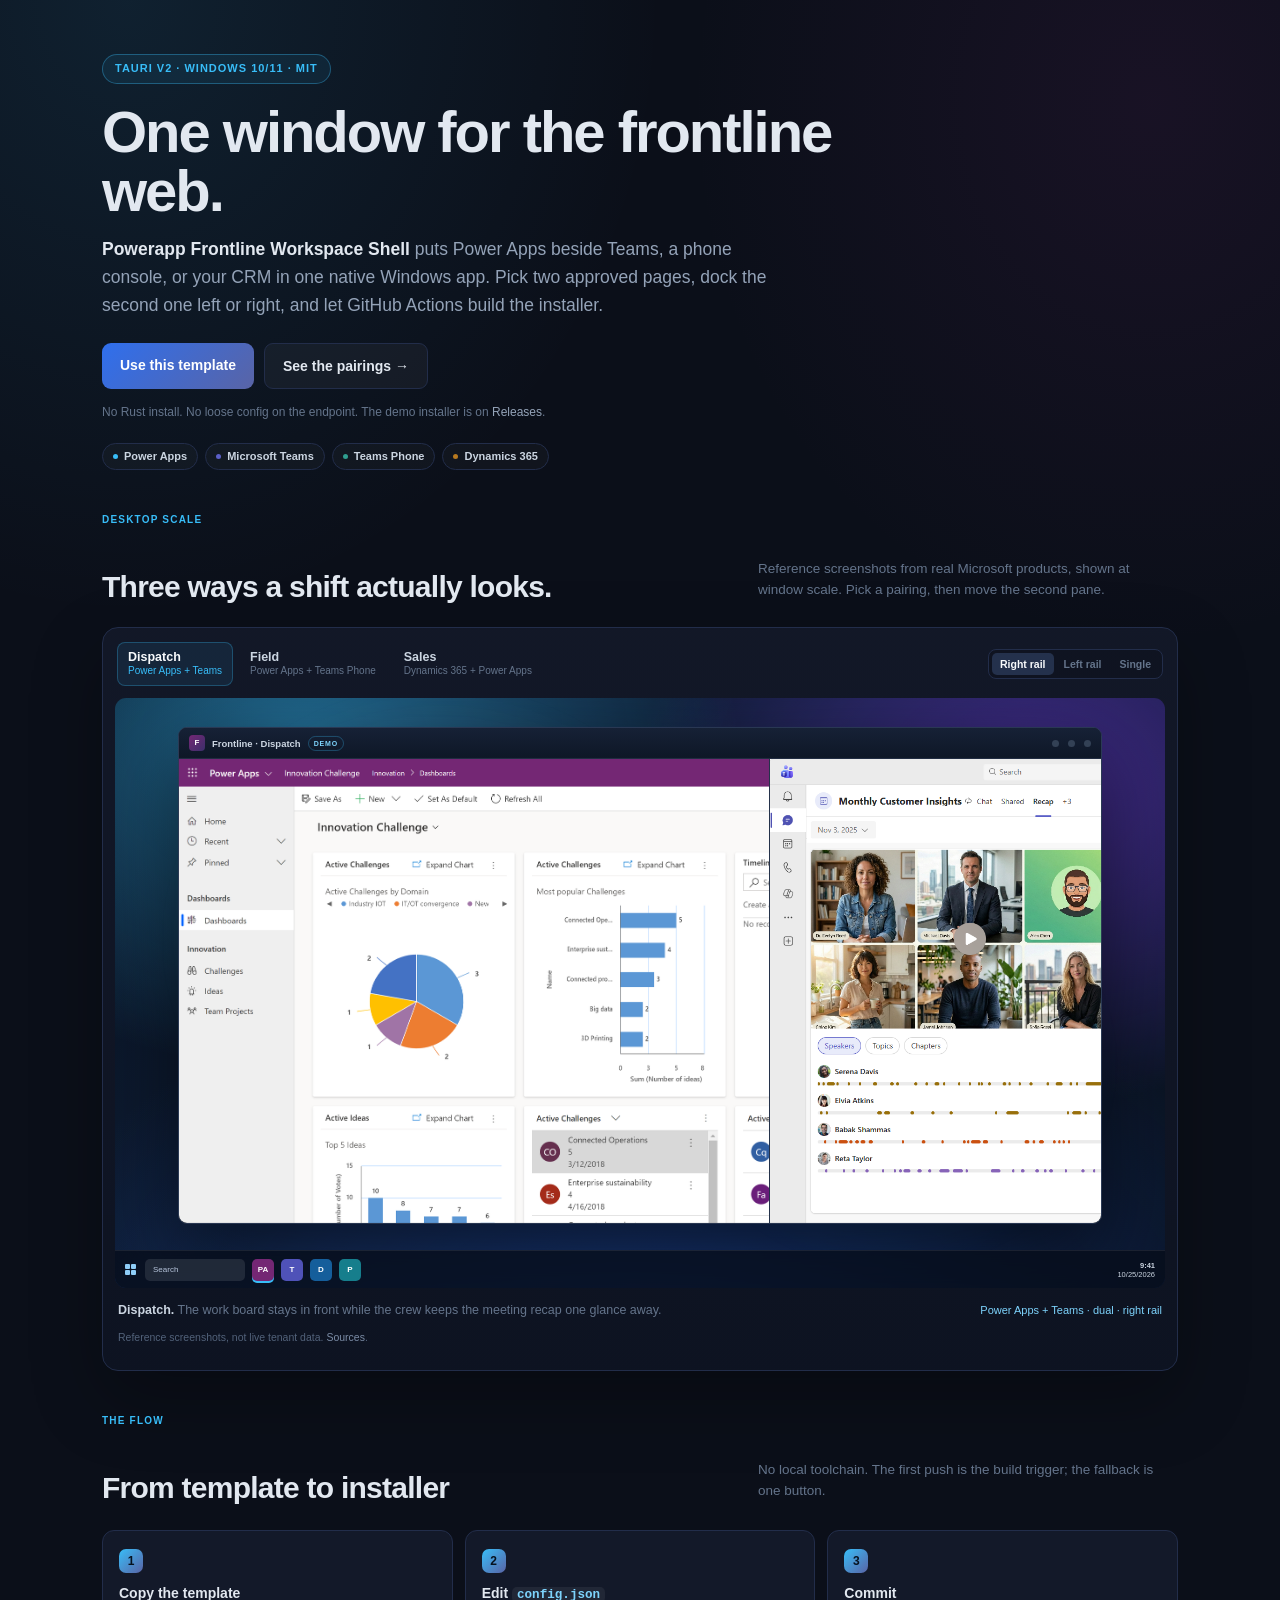
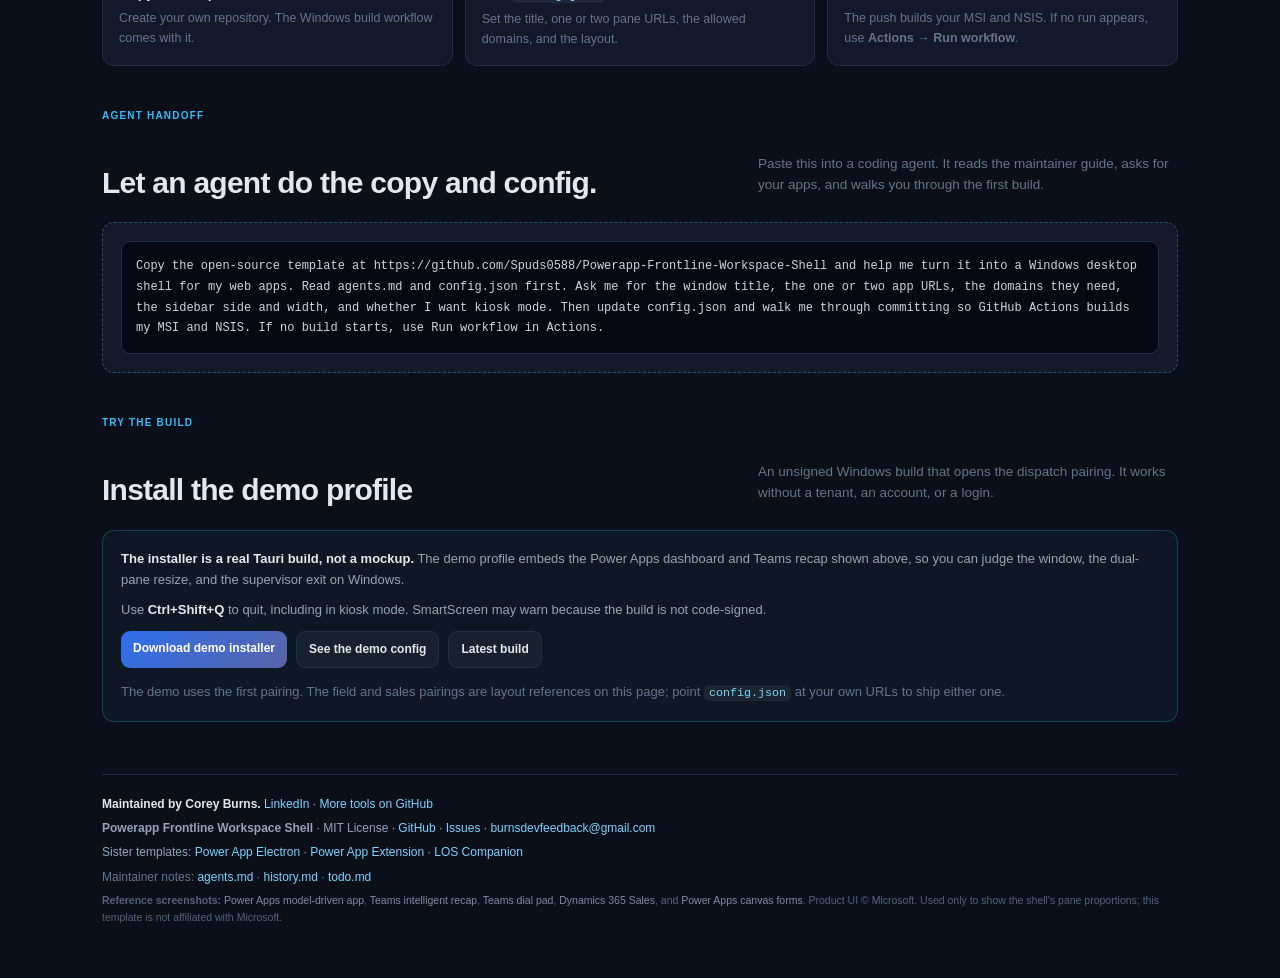
<file: index.html>
<!DOCTYPE html>
<html lang="en">
<head>
<meta charset="UTF-8">
<meta name="viewport" content="width=device-width, initial-scale=1.0">
<title>Powerapp Frontline Workspace Shell — Tauri desktop template</title>
<meta name="description" content="A free, MIT-licensed Tauri v2 template that packages Power Apps, Teams, Teams Phone, or your CRM into one locked-down Windows desktop app. Copy it, edit config.json, commit, and GitHub Actions builds the installers.">
<link rel="canonical" href="https://spuds0588.github.io/Powerapp-Frontline-Workspace-Shell/">
<meta property="og:type" content="website">
<meta property="og:title" content="Powerapp Frontline Workspace Shell — Tauri desktop template">
<meta property="og:description" content="One locked-down Windows window for Power Apps, Teams, Teams Phone, and your CRM. Configure one file; GitHub Actions builds the installers.">
<meta property="og:url" content="https://spuds0588.github.io/Powerapp-Frontline-Workspace-Shell/">
<meta name="twitter:card" content="summary_large_image">
<meta name="theme-color" content="#0b0f19">
<meta name="robots" content="index, follow">
<link rel="icon" type="image/png" href="src-tauri/icons/32x32.png">
<style>
:root {
    --bg: #0b0f19;
    --panel: #131929;
    --panel-2: #0d1322;
    --border: #222d4a;
    --ink: #e2e8f0;
    --muted: #94a3b8;
    --faint: #64748b;
    --accent: #38bdf8;
    --code: #7dd3fc;
    --purple: #742774;
    --teams: #5b5fc7;
}
* { margin: 0; padding: 0; box-sizing: border-box; }
body {
    font-family: -apple-system, BlinkMacSystemFont, "Segoe UI", Roboto, Helvetica, Arial, sans-serif;
    background:
        radial-gradient(ellipse 70% 40% at 10% 0%, rgba(56,189,248,.10), transparent 60%),
        radial-gradient(ellipse 60% 35% at 90% 4%, rgba(116,39,116,.13), transparent 60%),
        var(--bg);
    color: var(--ink);
    line-height: 1.6;
    -webkit-font-smoothing: antialiased;
}
.wrap { max-width: 1120px; margin: 0 auto; padding: 54px 22px 48px; }
a { color: var(--code); text-decoration: none; }
a:hover { text-decoration: underline; }
a:focus-visible, button:focus-visible { outline: 2px solid var(--accent); outline-offset: 3px; }
img { display: block; max-width: 100%; }
code {
    font-family: ui-monospace, SFMono-Regular, Menlo, Consolas, monospace;
    font-size: .9em;
    background: rgba(255,255,255,.06);
    border-radius: 5px;
    padding: 1px 5px;
    color: var(--code);
}

/* Hero */
.hero { max-width: 820px; margin-bottom: 34px; }
.badge {
    display: inline-block;
    font-size: 11px;
    font-weight: 700;
    letter-spacing: 1px;
    text-transform: uppercase;
    color: var(--accent);
    border: 1px solid rgba(56,189,248,.35);
    background: rgba(56,189,248,.08);
    border-radius: 999px;
    padding: 5px 12px;
    margin-bottom: 18px;
}
h1 {
    font-size: clamp(38px, 6vw, 58px);
    line-height: 1.03;
    letter-spacing: -.035em;
    margin-bottom: 14px;
    max-width: 760px;
}
.lede { font-size: 17.5px; color: var(--muted); max-width: 690px; margin-bottom: 24px; }
.lede strong { color: var(--ink); }
.cta-row { display: flex; flex-wrap: wrap; gap: 10px; }
.btn {
    display: inline-block;
    padding: 11px 18px;
    border-radius: 9px;
    font-weight: 650;
    font-size: 14px;
    text-decoration: none;
}
.btn:hover { transform: translateY(-1px); text-decoration: none; }
.btn-primary { background: linear-gradient(135deg, #2f6fed, #5964a6); color: #fff; }
.btn-secondary { background: rgba(255,255,255,.04); color: var(--ink); border: 1px solid var(--border); }
.micro { font-size: 12px; color: var(--faint); margin-top: 14px; }
.micro a { color: var(--muted); }
.stack { display: flex; flex-wrap: wrap; gap: 7px; margin-top: 20px; }
.stack span {
    font-size: 11px;
    font-weight: 600;
    color: #cbd5e1;
    border: 1px solid var(--border);
    background: rgba(255,255,255,.025);
    border-radius: 999px;
    padding: 4px 10px;
}
.stack span::before {
    content: "";
    display: inline-block;
    width: 5px;
    height: 5px;
    border-radius: 50%;
    margin-right: 6px;
    vertical-align: 1px;
    background: var(--accent);
}
.stack span:nth-child(2)::before { background: var(--teams); }
.stack span:nth-child(3)::before { background: #2f9e8f; }
.stack span:nth-child(4)::before { background: #b7791f; }

/* Sections */
.section-head {
    display: flex;
    align-items: end;
    justify-content: space-between;
    gap: 28px;
    margin: 42px 0 14px;
}
.section-head h2 { font-size: clamp(24px, 3vw, 30px); letter-spacing: -.025em; line-height: 1.15; }
.section-head p { max-width: 420px; font-size: 13.5px; color: var(--faint); }
.eyebrow {
    display: block;
    font-size: 10px;
    font-weight: 800;
    letter-spacing: 1.2px;
    text-transform: uppercase;
    color: var(--accent);
    margin-bottom: 6px;
}
h2 { font-size: 22px; margin: 42px 0 8px; letter-spacing: -.01em; }
p { color: var(--muted); margin-bottom: 12px; }

/* Demo stage */
.stage {
    background: linear-gradient(180deg, rgba(19,25,41,.9), rgba(13,19,34,.95));
    border: 1px solid var(--border);
    border-radius: 16px;
    padding: 12px;
    box-shadow: 0 28px 70px rgba(0,0,0,.28);
}
.stage-controls {
    display: flex;
    align-items: center;
    justify-content: space-between;
    gap: 10px;
    padding: 2px 2px 12px;
}
.tabs { display: flex; gap: 6px; min-width: 0; }
.tab {
    appearance: none;
    border: 1px solid transparent;
    background: transparent;
    color: var(--muted);
    text-align: left;
    padding: 7px 10px;
    border-radius: 8px;
    cursor: pointer;
    line-height: 1.25;
    min-width: 0;
}
.tab span { display: block; font-size: 12.5px; font-weight: 700; color: #cbd5e1; }
.tab small { display: block; font-size: 10px; color: var(--faint); white-space: nowrap; }
.tab:hover { background: rgba(255,255,255,.04); }
.tab[aria-selected="true"] {
    background: rgba(56,189,248,.09);
    border-color: rgba(56,189,248,.28);
}
.tab[aria-selected="true"] span { color: #f8fafc; }
.tab[aria-selected="true"] small { color: var(--accent); }
.layouts {
    display: flex;
    flex-shrink: 0;
    gap: 2px;
    padding: 3px;
    border: 1px solid var(--border);
    border-radius: 8px;
    background: rgba(0,0,0,.16);
}
.layouts button {
    appearance: none;
    border: 0;
    background: transparent;
    color: var(--faint);
    font-size: 10.5px;
    font-weight: 650;
    padding: 5px 8px;
    border-radius: 5px;
    cursor: pointer;
    white-space: nowrap;
}
.layouts button:hover { color: var(--ink); }
.layouts button[aria-pressed="true"] { background: #24314c; color: #f8fafc; }

/* Simulated Windows desktop */
.desktop {
    position: relative;
    aspect-ratio: 16 / 9;
    border-radius: 11px;
    overflow: hidden;
    background:
        radial-gradient(90% 120% at 18% 8%, rgba(56,189,248,.52) 0%, transparent 46%),
        radial-gradient(80% 110% at 88% 16%, rgba(124,58,237,.46) 0%, transparent 48%),
        radial-gradient(110% 120% at 52% 112%, rgba(37,99,235,.42) 0%, transparent 58%),
        linear-gradient(135deg, #07101e 0%, #10203a 46%, #09111f 100%);
}
.desktop::before {
    content: "";
    position: absolute;
    inset: -25% -10%;
    background:
        radial-gradient(ellipse 32% 42% at 34% 44%, rgba(255,255,255,.10), transparent 70%),
        radial-gradient(ellipse 26% 34% at 70% 58%, rgba(56,189,248,.12), transparent 70%);
    filter: blur(2px);
    pointer-events: none;
}
.app-window {
    position: absolute;
    z-index: 2;
    left: 50%;
    top: 47%;
    transform: translate(-50%, -50%);
    width: 88%;
    height: 84%;
    display: flex;
    flex-direction: column;
    border: 1px solid #2b3a55;
    border-radius: 9px;
    overflow: hidden;
    background: #0a0f1a;
    box-shadow: 0 30px 80px rgba(0,0,0,.52), 0 2px 0 rgba(255,255,255,.06) inset;
}
.window-bar {
    display: flex;
    align-items: center;
    gap: 7px;
    height: 31px;
    flex-shrink: 0;
    padding: 0 10px;
    background: linear-gradient(180deg, #162136, #0e1727);
    border-bottom: 1px solid #27344a;
}
.win-icon {
    width: 16px;
    height: 16px;
    border-radius: 4px;
    display: grid;
    place-items: center;
    background: linear-gradient(135deg, var(--purple), #3c2f6b);
    color: #fff;
    font-size: 8px;
    font-weight: 900;
}
.win-title { font-size: 9.5px; color: #cbd5e1; font-weight: 600; white-space: nowrap; overflow: hidden; text-overflow: ellipsis; }
.win-badge {
    font-size: 7px;
    font-weight: 800;
    letter-spacing: .8px;
    color: #7dd3fc;
    border: 1px solid rgba(56,189,248,.3);
    border-radius: 999px;
    padding: 1px 5px;
}
.win-controls { margin-left: auto; display: flex; gap: 9px; align-items: center; padding-left: 8px; }
.win-controls i { width: 7px; height: 7px; border-radius: 50%; background: #334155; display: block; }
.panes { flex: 1; display: grid; min-height: 0; background: #060b14; }
.panes.right { grid-template-columns: minmax(0, 1fr) 36%; }
.panes.left { grid-template-columns: 36% minmax(0, 1fr); }
.panes.left .side { order: -1; border-left: 0; border-right: 1px solid #24324a; }
.panes.single { grid-template-columns: 1fr; }
.panes.single .side { display: none; }
.pane { position: relative; overflow: hidden; background: #0b1220; min-width: 0; }
.pane + .pane { border-left: 1px solid #24324a; }
.pane img { width: 100%; height: 100%; object-fit: cover; object-position: left top; }
.pane.side img { object-position: 32% top; }

.taskbar {
    position: absolute;
    z-index: 3;
    left: 0;
    right: 0;
    bottom: 0;
    height: 38px;
    display: flex;
    align-items: center;
    gap: 7px;
    padding: 0 10px;
    background: rgba(7,14,26,.78);
    border-top: 1px solid rgba(255,255,255,.08);
    backdrop-filter: blur(14px);
}
.start-mark {
    display: grid;
    grid-template-columns: repeat(2, 5px);
    grid-template-rows: repeat(2, 5px);
    gap: 1px;
    margin-right: 2px;
}
.start-mark i { background: #8ecdf7; border-radius: 1px; display: block; }
.task-search {
    min-width: 100px;
    height: 22px;
    display: flex;
    align-items: center;
    padding: 0 8px;
    border-radius: 5px;
    background: rgba(255,255,255,.10);
    color: #b7c6dc;
    font-size: 8px;
}
.task-app {
    width: 22px;
    height: 22px;
    border-radius: 5px;
    display: grid;
    place-items: center;
    color: #fff;
    font-size: 8px;
    font-weight: 800;
    background: rgba(255,255,255,.11);
}
.task-app.pa { background: #742774; }
.task-app.teams { background: #4f52b8; }
.task-app.crm { background: #155e9b; }
.task-app.phone { background: #167e8c; }
.task-app.active { box-shadow: 0 2px 0 0 var(--accent); }
.task-clock { margin-left: auto; color: #cbd5e1; font-size: 7.5px; line-height: 1.25; text-align: right; }
.task-clock b { display: block; font-weight: 600; }

.stage-meta {
    display: flex;
    align-items: baseline;
    justify-content: space-between;
    gap: 20px;
    padding: 12px 3px 2px;
}
.stage-meta p { margin: 0; font-size: 12.5px; color: var(--faint); }
.stage-meta strong { color: #cbd5e1; }
.stage-spec { white-space: nowrap; font-size: 11px; color: #7dd3fc; }
.stage-attribution { padding: 7px 3px 0; font-size: 10.5px; color: #52627a; }
.stage-attribution a { color: #7b8ca6; }

/* Steps, agent, demo */
.steps { display: grid; grid-template-columns: repeat(3, minmax(0, 1fr)); gap: 12px; margin-top: 16px; }
.step {
    background: var(--panel);
    border: 1px solid var(--border);
    border-radius: 12px;
    padding: 16px;
}
.step .n {
    display: inline-grid;
    place-items: center;
    width: 24px;
    height: 24px;
    border-radius: 7px;
    background: linear-gradient(135deg, var(--accent), #5964a6);
    color: #06121f;
    font-size: 12px;
    font-weight: 800;
    margin-bottom: 9px;
}
.step h3 { font-size: 14px; margin-bottom: 3px; }
.step p { font-size: 12.5px; color: var(--faint); margin: 0; }

.agent-box {
    background: var(--panel);
    border: 1px dashed rgba(56,189,248,.35);
    border-radius: 12px;
    padding: 18px;
    margin-top: 14px;
}
.agent-box p { font-size: 13px; margin-bottom: 10px; }
.prompt {
    background: #060913;
    border: 1px solid var(--border);
    border-radius: 9px;
    padding: 14px;
    overflow-x: auto;
}
.prompt code {
    background: none;
    padding: 0;
    color: #cbd5e1;
    font-size: 12px;
    line-height: 1.6;
    white-space: pre-wrap;
}

.demo-box {
    background: rgba(56,189,248,.05);
    border: 1px solid rgba(56,189,248,.25);
    border-radius: 12px;
    padding: 18px;
    margin-top: 14px;
}
.demo-box p { font-size: 13px; margin-bottom: 10px; }
.demo-box p:last-child { margin-bottom: 0; }
.demo-box strong { color: var(--ink); }
.demo-actions { display: flex; flex-wrap: wrap; gap: 9px; margin-top: 4px; }
.demo-actions .btn { font-size: 12px; padding: 8px 12px; }

footer { margin-top: 52px; padding-top: 20px; border-top: 1px solid var(--border); font-size: 12px; }
footer p { margin-bottom: 5px; font-size: 12px; }
footer .small { color: var(--faint); }
footer .connect { color: var(--muted); }
footer .connect strong { color: var(--ink); }
footer .refs { color: #52627a; font-size: 10.5px; line-height: 1.6; }
footer .refs a { color: #7b8ca6; }

@media (max-width: 860px) {
    .wrap { padding: 40px 18px 40px; }
    .section-head { display: block; }
    .section-head p { margin-top: 8px; }
    .stage-controls { flex-direction: column; align-items: stretch; }
    .tabs { width: 100%; }
    .tab { flex: 1; padding: 7px 8px; }
    .tab small { font-size: 9px; }
    .layouts { align-self: flex-start; }
    .steps { grid-template-columns: 1fr; }
    .app-window { width: 94%; height: 84%; }
    .taskbar { height: 30px; }
    .task-search { display: none; }
}
@media (max-width: 560px) {
    .desktop { aspect-ratio: 4 / 3; }
    .app-window { top: 47%; width: 94%; height: 86%; }
    .taskbar { display: none; }
    .win-title { max-width: 150px; }
    .win-badge { display: none; }
    .stage-meta { display: block; }
    .stage-spec { display: block; margin-top: 4px; white-space: normal; }
    .tab small { display: none; }
    .tab span { font-size: 11.5px; }
}
@media (prefers-reduced-motion: reduce) {
    * { scroll-behavior: auto !important; }
}
</style>
</head>
<body>
<div class="wrap">

<header class="hero">
    <span class="badge">Tauri v2 &middot; Windows 10/11 &middot; MIT</span>
    <h1>One window for the frontline web.</h1>
    <p class="lede"><strong>Powerapp Frontline Workspace Shell</strong> puts Power Apps beside Teams, a
        phone console, or your CRM in one native Windows app. Pick two approved pages, dock the second
        one left or right, and let GitHub Actions build the installer.</p>
    <div class="cta-row">
        <a class="btn btn-primary" href="https://github.com/Spuds0588/Powerapp-Frontline-Workspace-Shell/generate">Use this template</a>
        <a class="btn btn-secondary" href="#examples">See the pairings &rarr;</a>
    </div>
    <p class="micro">No Rust install. No loose config on the endpoint. The demo installer is on
        <a href="https://github.com/Spuds0588/Powerapp-Frontline-Workspace-Shell/releases/tag/demo-latest">Releases</a>.</p>
    <div class="stack" aria-label="Example app stack">
        <span>Power Apps</span>
        <span>Microsoft Teams</span>
        <span>Teams Phone</span>
        <span>Dynamics 365</span>
    </div>
</header>

<main>
<section id="examples" aria-labelledby="examples-title">
    <div class="section-head">
        <div>
            <span class="eyebrow">Desktop scale</span>
            <h2 id="examples-title">Three ways a shift actually looks.</h2>
        </div>
        <p>Reference screenshots from real Microsoft products, shown at window scale. Pick a pairing,
            then move the second pane.</p>
    </div>

    <div class="stage">
        <div class="stage-controls">
            <div class="tabs" role="tablist" aria-label="Example app pairing">
                <button class="tab" type="button" role="tab" data-scene="dispatch" aria-selected="true" aria-controls="panes">
                    <span>Dispatch</span><small>Power Apps + Teams</small>
                </button>
                <button class="tab" type="button" role="tab" data-scene="field" aria-selected="false" aria-controls="panes">
                    <span>Field</span><small>Power Apps + Teams Phone</small>
                </button>
                <button class="tab" type="button" role="tab" data-scene="sales" aria-selected="false" aria-controls="panes">
                    <span>Sales</span><small>Dynamics 365 + Power Apps</small>
                </button>
            </div>
            <div class="layouts" role="group" aria-label="Pane layout">
                <button type="button" data-layout="right" aria-pressed="true">Right rail</button>
                <button type="button" data-layout="left" aria-pressed="false">Left rail</button>
                <button type="button" data-layout="single" aria-pressed="false">Single</button>
            </div>
        </div>

        <div class="desktop">
            <div class="app-window">
                <div class="window-bar" aria-hidden="true">
                    <span class="win-icon">F</span>
                    <span class="win-title" id="window-title">Frontline &middot; Dispatch</span>
                    <span class="win-badge">DEMO</span>
                    <span class="win-controls"><i></i><i></i><i></i></span>
                </div>
                <div class="panes right" id="panes">
                    <div class="pane main">
                        <img id="main-image" src="demo/shots/model-app-sample.png" alt="Microsoft Power Apps model-driven dashboard titled Innovation Challenge, with a left navigation rail, pie and bar charts, and a timeline.">
                    </div>
                    <div class="pane side">
                        <img id="side-image" src="demo/shots/teams-recap.png" alt="Microsoft Teams intelligent recap showing meeting video tiles, an AI summary, meeting notes, and a speaker timeline." style="object-position: 0% top;">
                    </div>
                </div>
            </div>

            <div class="taskbar" aria-hidden="true">
                <span class="start-mark"><i></i><i></i><i></i><i></i></span>
                <span class="task-search">Search</span>
                <span class="task-app pa active">PA</span>
                <span class="task-app teams">T</span>
                <span class="task-app crm">D</span>
                <span class="task-app phone">P</span>
                <span class="task-clock"><b>9:41</b>10/25/2026</span>
            </div>
        </div>

        <div class="stage-meta" aria-live="polite">
            <p><strong id="scene-name">Dispatch.</strong> <span id="scene-copy">The work board stays in front while the crew keeps the meeting recap one glance away.</span></p>
            <span class="stage-spec" id="scene-spec">Power Apps + Teams &middot; dual &middot; right rail</span>
        </div>
        <p class="stage-attribution">Reference screenshots, not live tenant data. <a href="#credits">Sources</a>.</p>
    </div>
</section>

<section aria-labelledby="flow">
    <div class="section-head">
        <div>
            <span class="eyebrow">The flow</span>
            <h2 id="flow">From template to installer</h2>
        </div>
        <p>No local toolchain. The first push is the build trigger; the fallback is one button.</p>
    </div>
    <div class="steps">
        <div class="step">
            <span class="n">1</span>
            <h3>Copy the template</h3>
            <p>Create your own repository. The Windows build workflow comes with it.</p>
        </div>
        <div class="step">
            <span class="n">2</span>
            <h3>Edit <code>config.json</code></h3>
            <p>Set the title, one or two pane URLs, the allowed domains, and the layout.</p>
        </div>
        <div class="step">
            <span class="n">3</span>
            <h3>Commit</h3>
            <p>The push builds your MSI and NSIS. If no run appears, use <strong>Actions &rarr; Run workflow</strong>.</p>
        </div>
    </div>
</section>

<section aria-labelledby="agent">
    <div class="section-head">
        <div>
            <span class="eyebrow">Agent handoff</span>
            <h2 id="agent">Let an agent do the copy and config.</h2>
        </div>
        <p>Paste this into a coding agent. It reads the maintainer guide, asks for your apps, and walks
            you through the first build.</p>
    </div>
    <div class="agent-box">
<pre class="prompt"><code>Copy the open-source template at https://github.com/Spuds0588/Powerapp-Frontline-Workspace-Shell and help me turn it into a Windows desktop shell for my web apps. Read agents.md and config.json first. Ask me for the window title, the one or two app URLs, the domains they need, the sidebar side and width, and whether I want kiosk mode. Then update config.json and walk me through committing so GitHub Actions builds my MSI and NSIS. If no build starts, use Run workflow in Actions.</code></pre>
    </div>
</section>

<section aria-labelledby="demo">
    <div class="section-head">
        <div>
            <span class="eyebrow">Try the build</span>
            <h2 id="demo">Install the demo profile</h2>
        </div>
        <p>An unsigned Windows build that opens the dispatch pairing. It works without a tenant,
            an account, or a login.</p>
    </div>
    <div class="demo-box">
        <p><strong>The installer is a real Tauri build, not a mockup.</strong> The demo profile embeds
            the Power Apps dashboard and Teams recap shown above, so you can judge the window,
            the dual-pane resize, and the supervisor exit on Windows.</p>
        <p>Use <strong>Ctrl+Shift+Q</strong> to quit, including in kiosk mode. SmartScreen may warn
            because the build is not code-signed.</p>
        <div class="demo-actions">
            <a class="btn btn-primary" href="https://github.com/Spuds0588/Powerapp-Frontline-Workspace-Shell/releases/tag/demo-latest">Download demo installer</a>
            <a class="btn btn-secondary" href="https://github.com/Spuds0588/Powerapp-Frontline-Workspace-Shell/blob/main/config.demo.json">See the demo config</a>
            <a class="btn btn-secondary" href="https://github.com/Spuds0588/Powerapp-Frontline-Workspace-Shell/actions/workflows/release.yml">Latest build</a>
        </div>
        <p class="micro">The demo uses the first pairing. The field and sales pairings are layout
            references on this page; point <code>config.json</code> at your own URLs to ship either one.</p>
    </div>
</section>
</main>

<footer>
    <p class="connect"><strong>Maintained by Corey Burns.</strong>
        <a href="https://www.linkedin.com/in/coreytburns/" rel="noopener">LinkedIn</a> &middot;
        <a href="https://github.com/Spuds0588?tab=repositories" rel="noopener">More tools on GitHub</a></p>
    <p><strong>Powerapp Frontline Workspace Shell</strong> &middot; MIT License &middot;
        <a href="https://github.com/Spuds0588/Powerapp-Frontline-Workspace-Shell">GitHub</a> &middot;
        <a href="https://github.com/Spuds0588/Powerapp-Frontline-Workspace-Shell/issues">Issues</a> &middot;
        <a href="mailto:burnsdevfeedback@gmail.com">burnsdevfeedback@gmail.com</a></p>
    <p>Sister templates:
        <a href="https://github.com/Spuds0588/Powerapps-to-electron-template">Power App Electron</a> &middot;
        <a href="https://github.com/Spuds0588/Powerapp-to-Extension-Template">Power App Extension</a> &middot;
        <a href="https://github.com/Spuds0588/los-companion-electron-template">LOS Companion</a></p>
    <p class="small">Maintainer notes:
        <a href="agents.md">agents.md</a> &middot;
        <a href="history.md">history.md</a> &middot;
        <a href="todo.md">todo.md</a></p>
    <p class="refs" id="credits"><strong>Reference screenshots:</strong>
        <a href="https://learn.microsoft.com/en-us/power-apps/maker/model-driven-apps/model-driven-app-overview" rel="noopener">Power Apps model-driven app</a>,
        <a href="https://learn.microsoft.com/en-us/microsoftteams/intelligent-recap-calls-meetings" rel="noopener">Teams intelligent recap</a>,
        <a href="https://support.microsoft.com/en-us/teams/calls-devices/use-the-dial-pad-to-make-a-call-in-microsoft-teams" rel="noopener">Teams dial pad</a>,
        <a href="https://learn.microsoft.com/en-us/dynamics365/sales/user-guide-learn-basics" rel="noopener">Dynamics 365 Sales</a>, and
        <a href="https://learn.microsoft.com/en-us/power-apps/maker/canvas-apps/working-with-forms" rel="noopener">Power Apps canvas forms</a>.
        Product UI &copy; Microsoft. Used only to show the shell's pane proportions; this template is
        not affiliated with Microsoft.</p>
</footer>

</div>
<script>
(function () {
    var scenes = {
        dispatch: {
            title: "Frontline \u00b7 Dispatch",
            name: "Dispatch.",
            copy: "The work board stays in front while the crew keeps the meeting recap one glance away.",
            spec: "Power Apps + Teams",
            layout: "right",
            main: {
                src: "demo/shots/model-app-sample.png",
                alt: "Microsoft Power Apps model-driven dashboard titled Innovation Challenge, with a left navigation rail, pie and bar charts, and a timeline.",
                position: "left top"
            },
            side: {
                src: "demo/shots/teams-recap.png",
                alt: "Microsoft Teams intelligent recap showing meeting video tiles, an AI summary, meeting notes, and a speaker timeline.",
                position: "0% top"
            }
        },
        field: {
            title: "Frontline \u00b7 Field service",
            name: "Field.",
            copy: "The technician keeps the work queue open and answers the dispatcher without leaving the app.",
            spec: "Power Apps + Teams Phone",
            layout: "left",
            main: {
                src: "demo/shots/model-app-sample.png",
                alt: "Microsoft Power Apps model-driven dashboard with a left navigation rail and open challenge charts.",
                position: "left top"
            },
            side: {
                src: "demo/shots/voip-dialpad.png",
                alt: "Microsoft Teams Phone dial pad with a number field, keypad, call button, and recent call history.",
                position: "0% top"
            }
        },
        sales: {
            title: "Frontline \u00b7 Sales desk",
            name: "Sales.",
            copy: "The account record and the field asset app sit side by side, so the handoff happens in one window.",
            spec: "Dynamics 365 + Power Apps",
            layout: "right",
            main: {
                src: "demo/shots/crm-customer360.png",
                alt: "Dynamics 365 Sales account record for Fabrikam, Inc. showing annual revenue, contacts, and a recent activity timeline.",
                position: "left top"
            },
            side: {
                src: "demo/shots/pa-assets.png",
                alt: "Power Apps canvas app titled Assets, showing a searchable list of tablets and PCs with owners and asset IDs.",
                position: "left top"
            }
        }
    };
    var panes = document.getElementById("panes");
    var mainImage = document.getElementById("main-image");
    var sideImage = document.getElementById("side-image");
    var windowTitle = document.getElementById("window-title");
    var sceneName = document.getElementById("scene-name");
    var sceneCopy = document.getElementById("scene-copy");
    var sceneSpec = document.getElementById("scene-spec");
    var tabs = document.querySelectorAll("[data-scene]");
    var layoutButtons = document.querySelectorAll("[data-layout]");
    var current = "dispatch";

    function renderScene(key) {
        var scene = scenes[key];
        if (!scene) { return; }
        current = key;
        windowTitle.textContent = scene.title;
        sceneName.textContent = scene.name;
        mainImage.src = scene.main.src;
        mainImage.alt = scene.main.alt;
        mainImage.style.objectPosition = scene.main.position;
        sideImage.src = scene.side.src;
        sideImage.alt = scene.side.alt;
        sideImage.style.objectPosition = scene.side.position;
        setLayout(scene.layout);
        tabs.forEach(function (tab) {
            tab.setAttribute("aria-selected", tab.getAttribute("data-scene") === key ? "true" : "false");
        });
    }

    function setLayout(layout) {
        panes.className = "panes " + layout;
        layoutButtons.forEach(function (button) {
            button.setAttribute("aria-pressed", button.getAttribute("data-layout") === layout ? "true" : "false");
        });
        var label = layout === "right" ? "right rail" : layout === "left" ? "left rail" : "single pane";
        sceneSpec.textContent = scenes[current].spec + " \u00b7 " + (layout === "single" ? label : "dual \u00b7 " + label);
        sceneCopy.textContent = " " + (layout === "single"
            ? "One app fills the window when a second pane would only add noise."
            : scenes[current].copy);
    }

    tabs.forEach(function (tab) {
        tab.addEventListener("click", function () { renderScene(tab.getAttribute("data-scene")); });
    });
    layoutButtons.forEach(function (button) {
        button.addEventListener("click", function () { setLayout(button.getAttribute("data-layout")); });
    });
})();
</script>
</body>
</html>
</file>
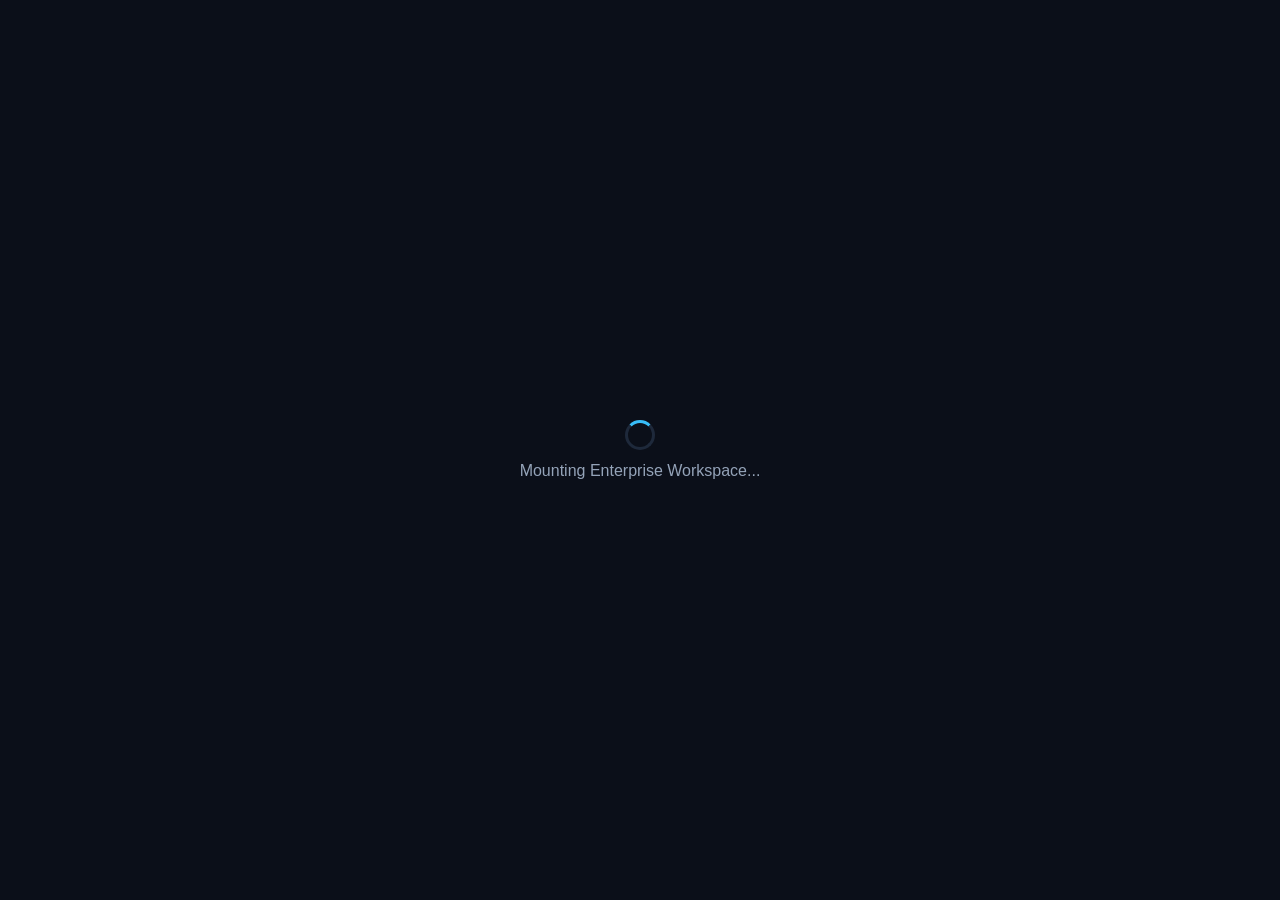
<file: ui/index.html>
<!DOCTYPE html>
<html lang="en">
<head>
  <meta charset="UTF-8" />
  <meta name="color-scheme" content="dark" />
  <title>Frontline Workspace</title>
  <style>
    body {
      margin: 0;
      background-color: #0b0f19;
      color: #94a3b8;
      font-family: -apple-system, BlinkMacSystemFont, "Segoe UI", Roboto, sans-serif;
      display: flex;
      align-items: center;
      justify-content: center;
      height: 100vh;
      user-select: none;
    }
    .spinner {
      width: 24px;
      height: 24px;
      border: 3px solid #1e293b;
      border-top: 3px solid #38bdf8;
      border-radius: 50%;
      animation: spin 1s linear infinite;
      margin: 0 auto 12px;
    }
    @keyframes spin { 0% { transform: rotate(0deg); } 100% { transform: rotate(360deg); } }
  </style>
</head>
<body>
  <div style="text-align: center;">
    <div class="spinner"></div>
    <div>Mounting Enterprise Workspace...</div>
  </div>
</body>
</html>
</file>
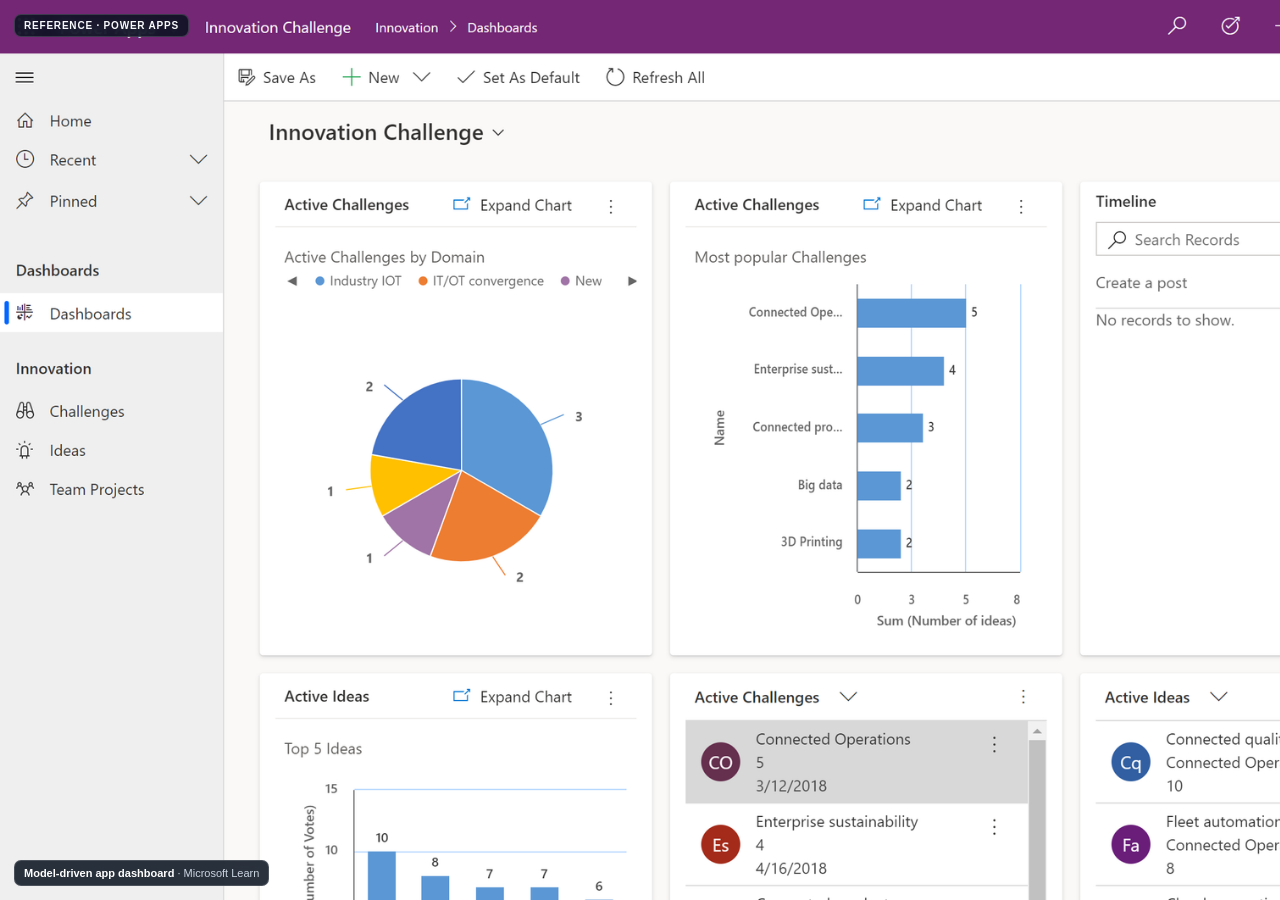
<file: demo/primary.html>
<!DOCTYPE html>
<html lang="en">
<head>
<meta charset="UTF-8">
<meta name="viewport" content="width=device-width, initial-scale=1.0">
<title>Power Apps reference — Frontline demo</title>
<meta name="description" content="Reference screenshot of a Microsoft Power Apps model-driven app, used to show the primary pane of the Frontline Workspace Shell demo.">
<link rel="stylesheet" href="demo.css">
</head>
<body class="reference-page">
<main class="reference">
    <img src="shots/model-app-sample.png" alt="Microsoft Power Apps model-driven app dashboard titled Innovation Challenge, with a left navigation rail, pie and bar charts, and a timeline.">
    <span class="reference-tag">Reference · Power Apps</span>
    <span class="reference-caption"><strong>Model-driven app dashboard</strong> &middot; Microsoft Learn</span>
</main>
</body>
</html>
</file>
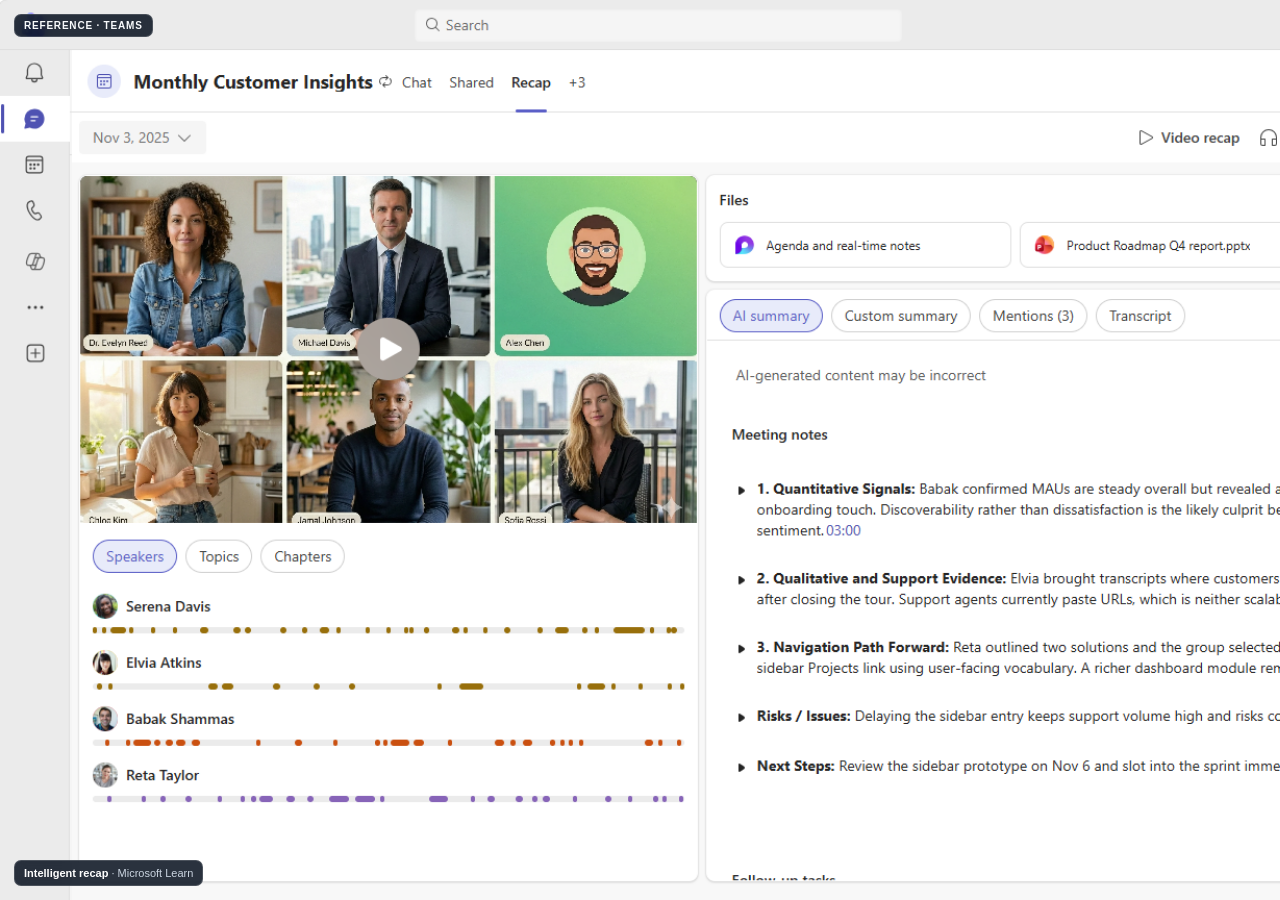
<file: demo/secondary.html>
<!DOCTYPE html>
<html lang="en">
<head>
<meta charset="UTF-8">
<meta name="viewport" content="width=device-width, initial-scale=1.0">
<title>Microsoft Teams reference — Frontline demo</title>
<meta name="description" content="Reference screenshot of a Microsoft Teams intelligent recap, used to show the secondary pane of the Frontline Workspace Shell demo.">
<link rel="stylesheet" href="demo.css">
</head>
<body class="reference-page">
<main class="reference">
    <img src="shots/teams-recap.png" alt="Microsoft Teams intelligent recap showing meeting video tiles, an AI summary, meeting notes, and a speaker timeline.">
    <span class="reference-tag">Reference · Teams</span>
    <span class="reference-caption"><strong>Intelligent recap</strong> &middot; Microsoft Learn</span>
</main>
</body>
</html>
</file>
<file: demo/demo.css>
:root {
    --navy: #07111f;
}

* { margin: 0; padding: 0; box-sizing: border-box; }
html, body { min-height: 100%; }

/* Standalone reference page loaded by the demo-profile shell. */
.reference-page {
    height: 100vh;
    overflow: hidden;
    background: #000;
    font-family: -apple-system, BlinkMacSystemFont, "Segoe UI", Roboto, Helvetica, Arial, sans-serif;
}
.reference { position: relative; width: 100%; height: 100%; }
.reference img {
    display: block;
    width: 100%;
    height: 100%;
    object-fit: cover;
    object-position: left top;
}
.reference-tag,
.reference-caption {
    position: absolute;
    left: 14px;
    max-width: calc(100% - 28px);
    background: rgba(7, 17, 31, .86);
    color: #f8fafc;
    border: 1px solid rgba(255, 255, 255, .16);
    border-radius: 7px;
    backdrop-filter: blur(6px);
}
.reference-tag {
    top: 14px;
    padding: 5px 9px;
    font-size: 10px;
    font-weight: 700;
    letter-spacing: .08em;
    text-transform: uppercase;
}
.reference-caption {
    bottom: 14px;
    padding: 6px 9px;
    font-size: 11px;
    color: #cbd5e1;
}
.reference-caption strong { color: #fff; font-weight: 600; }
</file>
